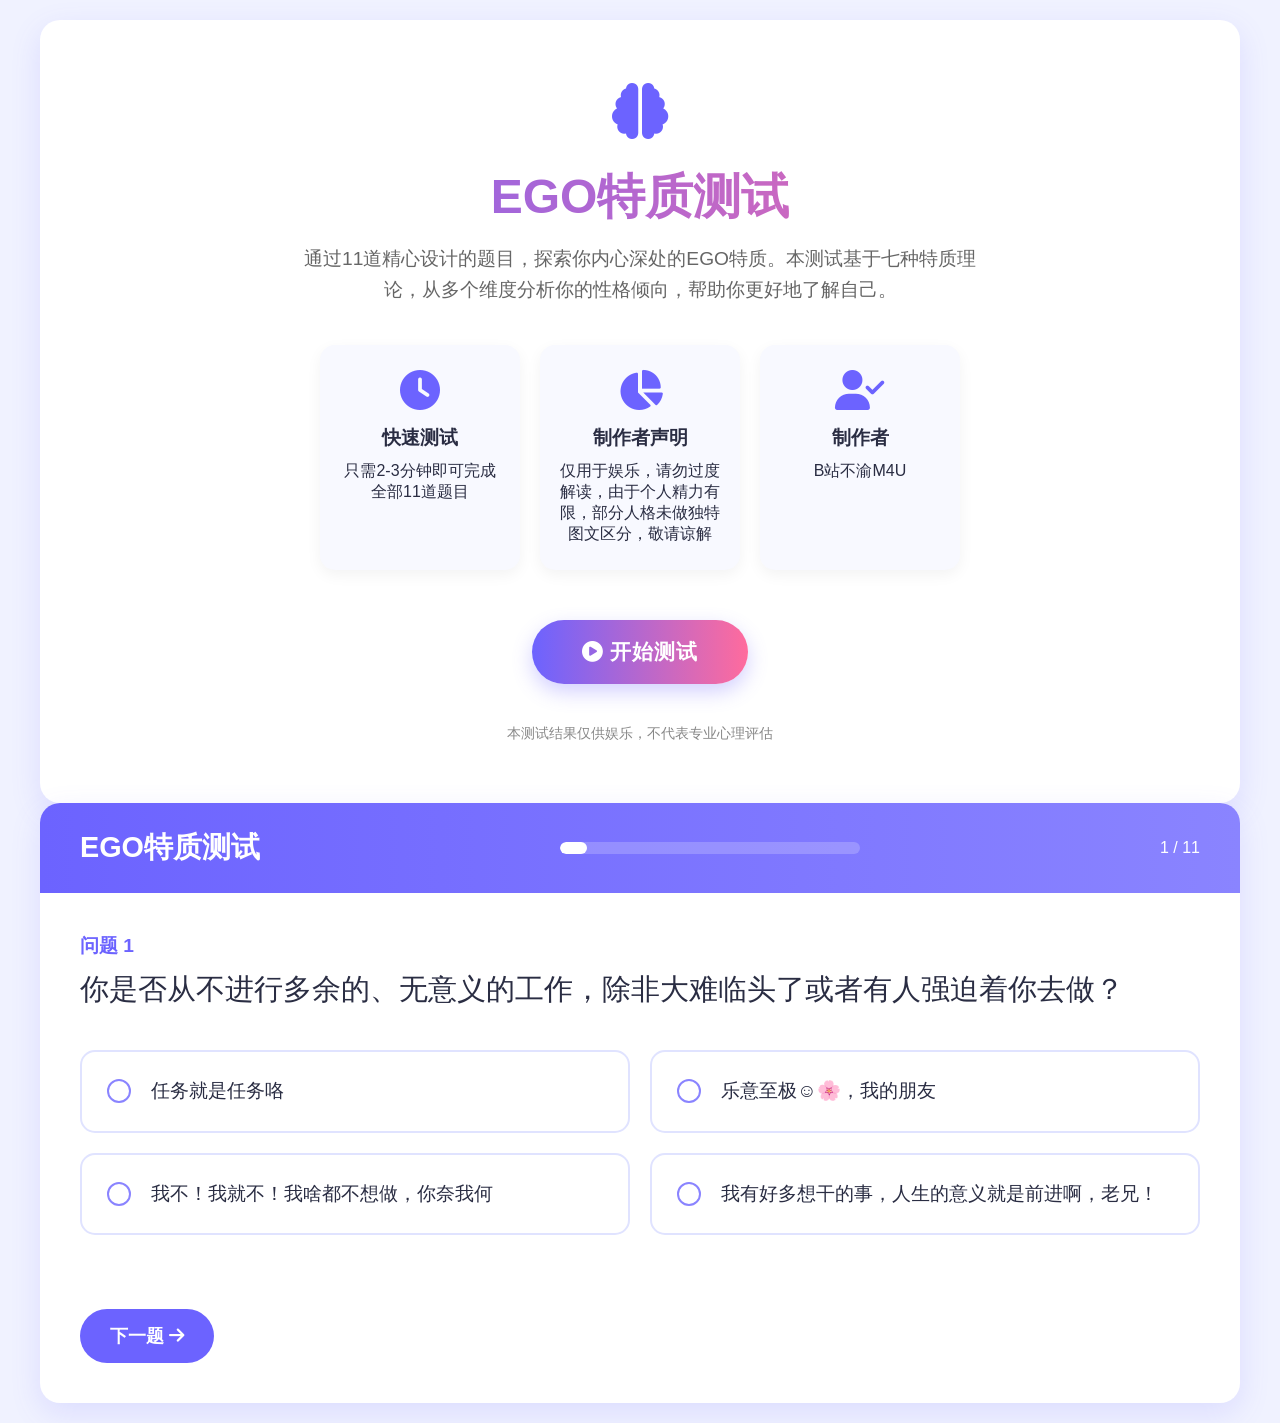
<file: index.html>
<!DOCTYPE html>
<html lang="zh-CN">
<head>
    <meta charset="UTF-8">
    <meta name="viewport" content="width=device-width, initial-scale=1.0">
    <title>EGO特质测试 | 探索你的内在特质</title>
    <link rel="stylesheet" href="https://cdnjs.cloudflare.com/ajax/libs/font-awesome/6.4.0/css/all.min.css">
    <style>
        * {
            margin: 0;
            padding: 0;
            box-sizing: border-box;
            font-family: 'Segoe UI', 'Microsoft YaHei', sans-serif;
        }
        
        :root {
            --primary: #6c63ff;
            --primary-light: #8a84ff;
            --secondary: #ff6b9d;
            --secondary-light: #ff9ac2;
            --accent: #36d1dc;
            --dark: #2a2d43;
            --light: #f8f9ff;
            --gray: #e0e3ff;
            --shadow: 0 10px 30px rgba(108, 99, 255, 0.15);
            --transition: all 0.3s ease;
        }
        
        body {
            background-color: #f0f2ff;
            color: var(--dark);
            min-height: 100vh;
            padding: 20px;
            display: flex;
            justify-content: center;
            align-items: center;
        }
        
        .container {
            width: 100%;
            max-width: 1200px;
            margin: 0 auto;
        }
        
        .page {
            display: none;
            background-color: white;
            border-radius: 20px;
            box-shadow: var(--shadow);
            overflow: hidden;
            min-height: 600px;
        }
        
        .page.active {
            display: block;
            animation: fadeIn 0.5s ease;
        }
        
        @keyframes fadeIn {
            from { opacity: 0; transform: translateY(20px); }
            to { opacity: 1; transform: translateY(0); }
        }
        
        #home-page {
            padding: 60px 40px;
            text-align: center;
        }
        
        .logo {
            color: var(--primary);
            font-size: 3.5rem;
            margin-bottom: 20px;
        }
        
        h1 {
            color: var(--dark);
            font-size: 3rem;
            margin-bottom: 15px;
            background: linear-gradient(90deg, var(--primary), var(--secondary));
            -webkit-background-clip: text;
            -webkit-text-fill-color: transparent;
        }
        
        .subtitle {
            font-size: 1.2rem;
            color: #666;
            max-width: 700px;
            margin: 0 auto 40px;
            line-height: 1.6;
        }
        
        .features {
            display: flex;
            justify-content: center;
            flex-wrap: wrap;
            gap: 20px;
            margin-bottom: 50px;
        }
        
        .feature {
            background-color: var(--light);
            border-radius: 15px;
            padding: 25px 20px;
            width: 200px;
            box-shadow: 0 5px 15px rgba(0,0,0,0.05);
            transition: var(--transition);
        }
        
        .feature:hover {
            transform: translateY(-5px);
            box-shadow: 0 10px 20px rgba(0,0,0,0.1);
        }
        
        .feature i {
            font-size: 2.5rem;
            color: var(--primary);
            margin-bottom: 15px;
        }
        
        .feature h3 {
            margin-bottom: 10px;
            color: var(--dark);
        }
        
        .start-btn {
            background: linear-gradient(90deg, var(--primary), var(--secondary));
            color: white;
            border: none;
            padding: 18px 50px;
            font-size: 1.3rem;
            border-radius: 50px;
            cursor: pointer;
            transition: var(--transition);
            box-shadow: 0 8px 20px rgba(108, 99, 255, 0.3);
            font-weight: bold;
            letter-spacing: 1px;
        }
        
        .start-btn:hover {
            transform: translateY(-5px);
            box-shadow: 0 12px 25px rgba(108, 99, 255, 0.4);
        }
        
        #quiz-page {
            display: flex;
            flex-direction: column;
            height: 100%;
        }
        
        .quiz-header {
            background: linear-gradient(90deg, var(--primary), var(--primary-light));
            color: white;
            padding: 25px 40px;
            display: flex;
            justify-content: space-between;
            align-items: center;
        }
        
        .quiz-header h2 {
            font-size: 1.8rem;
        }
        
        .progress-container {
            width: 300px;
            background-color: rgba(255, 255, 255, 0.2);
            border-radius: 10px;
            height: 12px;
            overflow: hidden;
        }
        
        .progress-bar {
            height: 100%;
            background-color: white;
            width: 5%;
            border-radius: 10px;
            transition: width 0.5s ease;
        }
        
        .quiz-content {
            padding: 40px;
            flex-grow: 1;
            display: flex;
            flex-direction: column;
        }
        
        .question-container {
            flex-grow: 1;
        }
        
        .question-number {
            color: var(--primary);
            font-size: 1.2rem;
            font-weight: bold;
            margin-bottom: 10px;
        }
        
        .question-text {
            font-size: 1.8rem;
            line-height: 1.4;
            margin-bottom: 40px;
            color: var(--dark);
        }
        
        .options-container {
            display: grid;
            grid-template-columns: repeat(auto-fill, minmax(400px, 1fr));
            gap: 20px;
            margin-bottom: 40px;
        }
        
        .option {
            border: 2px solid var(--gray);
            border-radius: 15px;
            padding: 25px;
            cursor: pointer;
            transition: var(--transition);
            display: flex;
            align-items: center;
        }
        
        .option:hover {
            border-color: var(--primary-light);
            background-color: rgba(108, 99, 255, 0.05);
        }
        
        .option.selected {
            border-color: var(--primary);
            background-color: rgba(108, 99, 255, 0.1);
            box-shadow: 0 5px 15px rgba(108, 99, 255, 0.1);
        }
        
        .option-text {
            font-size: 1.2rem;
            line-height: 1.5;
        }
        
        .option-radio {
            width: 24px;
            height: 24px;
            border-radius: 50%;
            border: 2px solid var(--primary-light);
            margin-right: 20px;
            flex-shrink: 0;
            position: relative;
        }
        
        .option.selected .option-radio::after {
            content: '';
            position: absolute;
            width: 12px;
            height: 12px;
            background-color: var(--primary);
            border-radius: 50%;
            top: 50%;
            left: 50%;
            transform: translate(-50%, -50%);
        }
        
        .navigation-buttons {
            display: flex;
            justify-content: space-between;
        }
        
        .nav-btn {
            padding: 15px 30px;
            border-radius: 50px;
            font-size: 1.1rem;
            cursor: pointer;
            transition: var(--transition);
            border: none;
            font-weight: bold;
        }
        
        .prev-btn {
            background-color: var(--light);
            color: var(--dark);
        }
        
        .prev-btn:hover {
            background-color: var(--gray);
        }
        
        .next-btn {
            background-color: var(--primary);
            color: white;
        }
        
        .next-btn:hover {
            background-color: var(--primary-light);
        }
        
        .submit-btn {
            background: linear-gradient(90deg, var(--secondary), #ff8aae);
            color: white;
        }
        
        .submit-btn:hover {
            background: linear-gradient(90deg, var(--secondary-light), #ffa5c2);
        }
        
        #result-page {
            padding: 40px;
        }
        
        .result-header {
            text-align: center;
            margin-bottom: 40px;
        }
        
        .result-header h2 {
            font-size: 2.5rem;
            color: var(--dark);
            margin-bottom: 10px;
        }
        
        .result-score {
            font-size: 1.3rem;
            color: var(--primary);
            font-weight: bold;
        }
        
        .result-content {
            display: flex;
            flex-wrap: wrap;
            gap: 40px;
            margin-bottom: 40px;
        }
        
        .traits-container {
            flex: 1;
            min-width: 300px;
        }
        
        .traits-container h3 {
            font-size: 1.8rem;
            margin-bottom: 20px;
            color: var(--dark);
        }
        
        .traits-grid {
            display: grid;
            grid-template-columns: repeat(auto-fill, minmax(200px, 1fr));
            gap: 15px;
        }
        
        .trait-item {
            background-color: var(--light);
            padding: 20px;
            border-radius: 15px;
            text-align: center;
            box-shadow: 0 5px 10px rgba(0,0,0,0.05);
        }
        
        .trait-item.active {
            background-color: rgba(108, 99, 255, 0.1);
            border: 2px solid var(--primary);
        }
        
        .trait-name {
            font-size: 1.3rem;
            font-weight: bold;
            margin-bottom: 8px;
        }
        
        .trait-value {
            font-size: 1.1rem;
            color: var(--primary);
        }
        
        .trait-normalized {
            font-size: 0.9rem;
            color: #666;
        }
        
        .chart-container {
            flex: 1;
            min-width: 300px;
        }
        
        .chart-container h3 {
            font-size: 1.8rem;
            margin-bottom: 20px;
            color: var(--dark);
        }
        
        .chart {
            height: 300px;
            background-color: var(--light);
            border-radius: 15px;
            padding: 20px;
            display: flex;
            align-items: flex-end;
            justify-content: space-around;
        }
        
        .bar {
            width: 40px;
            background: linear-gradient(to top, var(--primary), var(--primary-light));
            border-radius: 5px 5px 0 0;
            position: relative;
        }
        
        .bar-label {
            position: absolute;
            bottom: -30px;
            left: 50%;
            transform: translateX(-50%);
            font-weight: bold;
            color: var(--dark);
        }
        
        .bar-value {
            position: absolute;
            top: -25px;
            left: 50%;
            transform: translateX(-50%);
            font-weight: bold;
            color: var(--primary);
        }
        
        .personality-description {
            background-color: var(--light);
            padding: 30px;
            border-radius: 15px;
            margin-bottom: 30px;
        }
        
        .personality-description h3 {
            font-size: 1.8rem;
            margin-bottom: 15px;
            color: var(--dark);
        }
        
        .personality-image-container {
            text-align: center;
            margin: 20px 0;
        }
        
        #personality-image {
            max-width: 300px;
            max-height: 200px;
            border-radius: 10px;
            box-shadow: 0 5px 15px rgba(0,0,0,0.1);
            border: 3px solid var(--primary-light);
            object-fit: cover;
        }
        
        .personality-description p {
            line-height: 1.6;
            font-size: 1.1rem;
        }
        
        .actions {
            display: flex;
            justify-content: center;
            gap: 20px;
        }
        
        .action-btn {
            padding: 15px 30px;
            border-radius: 50px;
            font-size: 1.1rem;
            cursor: pointer;
            transition: var(--transition);
            border: none;
            font-weight: bold;
        }
        
        .restart-btn {
            background-color: var(--primary);
            color: white;
        }
        
        .restart-btn:hover {
            background-color: var(--primary-light);
        }
        
        .home-btn {
            background-color: var(--light);
            color: var(--dark);
            border: 2px solid var(--primary);
        }
        
        .home-btn:hover {
            background-color: var(--gray);
        }
        
        .footer {
            text-align: center;
            margin-top: 40px;
            color: #888;
            font-size: 0.9rem;
        }
        
        .special-type {
            color: #ff0000;
            font-weight: bold;
            animation: pulse 2s infinite;
        }
        
        @keyframes pulse {
            0% { transform: scale(1); }
            50% { transform: scale(1.05); }
            100% { transform: scale(1); }
        }
        
        @media (max-width: 768px) {
            .options-container {
                grid-template-columns: 1fr;
            }
            
            .quiz-header {
                flex-direction: column;
                gap: 15px;
            }
            
            .progress-container {
                width: 100%;
            }
            
            h1 {
                font-size: 2.2rem;
            }
            
            .question-text {
                font-size: 1.5rem;
            }
            
            .features {
                flex-direction: column;
                align-items: center;
            }
            
            .feature {
                width: 100%;
                max-width: 300px;
            }
        }
    </style>
</head>
<body>
    <div class="container">
        <div id="home-page" class="page active">
            <div class="logo">
                <i class="fas fa-brain"></i>
            </div>
            <h1>EGO特质测试</h1>
            <p class="subtitle">通过11道精心设计的题目，探索你内心深处的EGO特质。本测试基于七种特质理论，从多个维度分析你的性格倾向，帮助你更好地了解自己。</p>
            
            <div class="features">
                <div class="feature">
                    <i class="fas fa-clock"></i>
                    <h3>快速测试</h3>
                    <p>只需2-3分钟即可完成全部11道题目</p>
                </div>
                <div class="feature">
                    <i class="fas fa-chart-pie"></i>
                    <h3>制作者声明</h3>
                    <p>仅用于娱乐，请勿过度解读，由于个人精力有限，部分人格未做独特图文区分，敬请谅解</p>
                </div>
                <div class="feature">
                    <i class="fas fa-user-check"></i>
                    <h3>制作者</h3>
                    <p>B站不渝M4U</p>
                </div>
            </div>
            
            <button class="start-btn" id="start-test">
                <i class="fas fa-play-circle"></i> 开始测试
            </button>
            
            <div class="footer">
                <p>本测试结果仅供娱乐，不代表专业心理评估</p>
            </div>
        </div>
        
        <div id="quiz-page" class="page">
            <div class="quiz-header">
                <h2>EGO特质测试</h2>
                <div class="progress-container">
                    <div class="progress-bar" id="progress-bar"></div>
                </div>
                <div class="question-counter">
                    <span id="current-question">1</span> / 11
                </div>
            </div>
            
            <div class="quiz-content">
                <div class="question-container">
                    <div class="question-number">问题 <span id="question-num">1</span></div>
                    <div class="question-text" id="question-text"></div>
                    
                    <div class="options-container" id="options-container">
                    </div>
                </div>
                
                <div class="navigation-buttons">
                    <button class="nav-btn prev-btn" id="prev-btn">
                        <i class="fas fa-arrow-left"></i> 上一题
                    </button>
                    <button class="nav-btn next-btn" id="next-btn">
                        下一题 <i class="fas fa-arrow-right"></i>
                    </button>
                    <button class="nav-btn submit-btn" id="submit-btn" style="display: none;">
                        <i class="fas fa-check-circle"></i> 查看结果
                    </button>
                </div>
            </div>
        </div>
        
        <div id="result-page" class="page">
            <div class="result-header">
                <h2>你的测试结果</h2>
                <p class="result-score">总分: <span id="total-score">0</span></p>
            </div>
            
            <div class="result-content">
                <div class="traits-container">
                    <h3>EGO特质分析</h3>
                    <div class="traits-grid" id="traits-grid">
                    </div>
                </div>
                
                <div class="chart-container">
                    <h3>特质分布图</h3>
                    <div class="chart" id="chart">
                    </div>
                </div>
            </div>
            
            <div class="personality-description">
                <h3>人格类型: <span id="personality-type" class="personality-type-text">未确定</span></h3>
                <div class="personality-image-container" id="personality-image-container">
                    <img id="personality-image" alt="人格类型图片">
                </div>
                <p id="personality-description"></p>
            </div>
            
            <div class="actions">
                <button class="action-btn restart-btn" id="restart-btn">
                    <i class="fas fa-redo"></i> 重新测试
                </button>
                <button class="action-btn home-btn" id="back-home-btn">
                    <i class="fas fa-home"></i> 返回首页
                </button>
            </div>
            
            <div class="footer">
                <p>本测试基于特质理论，结果仅供参考，不代表专业心理评估</p>
            </div>
        </div>
    </div>

    <script>
        const TRAITS = {
            1: { name: "暴食", unit: 1, color: "#ff6b6b" },
            10: { name: "暴怒", unit: 10, color: "#ffa726" },
            100: { name: "傲慢", unit: 100, color: "#ffd54f" },
            1000: { name: "欲望", unit: 1000, color: "#4ecdc4" },
            10000: { name: "忧郁", unit: 10000, color: "#6c63ff" },
            100000: { name: "嫉妒", unit: 100000, color: "#ff6b9d" }
        };
        
        // 根据您的图片文件，设置正确的人格类型图片映射
        const PERSONALITY_IMAGES = {
            "均衡型": "images/balanced.jpg",
            "欲望主导型": "images/desire.jpg",
            "忧郁主导型": "images/melancholy.jpg", // 使用您提供的huanzhi.jpg
            "傲慢主导型": "images/arrogance.jpg",
            "嫉妒主导型": "images/jealousy.jpg", // 没有对应图片，使用默认
            "暴怒主导型": "images/warth.jpg", // 没有对应图片，使用默认
            "暴食主导型": "images/gluttony.jpg",
            "欲望+忧郁复合型": "images/dm.jpg",
            "傲慢+嫉妒复合型": "images/aj.jpg", // 没有对应图片，使用默认
            "忧郁+暴食复合型": "images/mg.jpg", // 没有对应图片，使用默认
            "忧郁+嫉妒复合型": "images/yj.jpg",
            "暴怒+傲慢复合型": "images/ba.jpg",
            "暴食+嫉妒复合型": "images/bj.jpg",
            "暴食+傲慢+嫉妒复合型": "images/baj.jpg",
            "暴怒+欲望复合型": "images/by.jpg",
            "欲望+嫉妒复合型": "images/yuj.jpg",
            "暴怒+嫉妒复合型": "images/bjj.jpg",
            "傲慢+忧郁复合型": "images/ay.jpg",
            "欲望+忧郁复合型": "images/yy.jpg",
            "傲慢+欲望复合型": "images/aoy.jpg",
            "暴怒+忧郁复合型": "images/boy.jpg",
            "地狱鸡": "images/caidan.jpg", // 彩蛋图片
            "平衡型": "images/balanced.jpg", // 默认使用均衡型图片
            "默认图片": "images/balanced.jpg" // 备用图片
        };

        const questions = [
            {
                id: 1,
                text: "你是否从不进行多余的、无意义的工作，除非大难临头了或者有人强迫着你去做？",
                options: [
                    { text: "任务就是任务咯", value: 0 },
                    { text: "乐意至极☺️🌸，我的朋友", value: 1000 },
                    { text: "我不！我就不！我啥都不想做，你奈我何", value: 100 },
                    { text: "我有好多想干的事，人生的意义就是前进啊，老兄！", value: 1001 }
                ]
            },
            {
                id: 2,
                text: "你是否为自己的未来感到迷茫,不知该何去何从?",
                options: [
                    { text: "噢...执行经理,我想或许是应该给自己找个目标了", value: 1000 },
                    { text: "该死,我的罗盘丢了,我们根本不可能能在大湖上活下去", value: 10000 },
                    { text: "我想...我知道自己的的未来需要的是什么,我会为之开辟前路", value: 1100 },
                    { text: "行军...行军...摄取...抹除...再生...行军...", value: 1 },
                    { text: "去TM的人生未来,这种问题问我,我怎么可能知道啊!!!", value: 10 },
                    { text: "人生就是人生咯", value: 0 }
                ]
            },
            {
                id: 3,
                text: "你是否有感受过被压力压得难以喘息的感觉?",
                options: [
                    { text: "哦..该死的流程和任务系统,我哭了", value: 10000 },
                    { text: "嘶..我作业(工作)还没做完,真该死", value: 10000 },
                    { text: "任务就是任务咯", value: 0 },
                    { text: "那又怎样,叽里咕噜说什么呢,疯狂地狱鸡,v我50", value: 1 },
                    { text: "DDL领域大神,开玩笑,我超勇的啦☺️🌸", value: 100 }
                ]
            },
            {
                id: 4,
                text: "你所追寻的东西都得到了吗?还是说你其实根本没得到过?",
                options: [
                    { text: "目标就是目标咯", value: 0 },
                    { text: "这些目标既是束缚也是枷锁,到底什么时候才能将我解放!", value: 110 },
                    { text: "王想要,王得到!", value: 1000 },
                    { text: "老己想要,老己别闹", value: 10000 },
                    { text: "冒险结束了!", value: 1000 },
                    { text: "无我梦中,阿鼻叫唤,海浪只是被风推动着前进罢了", value: 10000 },
                    { text: "TA知道TA和你谈过吗?😡", value: 100 }
                ]
            },
            {
                id: 5,
                text: "假如你溺水了,你觉得会有朋友来救你吗?",
                options: [
                    { text: "笑死,根本没有朋友", value: 10000 },
                    { text: "溺水就是溺水咯", value: 0 },
                    { text: "感谢首脑,我们协会混的还不错,想吃火腿彭彭了", value: 1 },
                    { text: "卯,参上", value: 100 },
                    { text: "谨遵指令之意", value: 10000 },
                    { text: "孑然一生,舍身取园", value: 100 },
                    { text: "所以代我哭泣吧,为了我,和剩下的所有人(语出斯蒂芬妮)", value: 20000 }
                ]
            },
            {
                id: 6,
                text: "你相信自己有着碾碎一切阻挡在自己面前的阻力的能力吗?",
                options: [
                    { text: "我将开辟道路", value: 100 },
                    { text: "繁殖...摄取...抹除...阻碍之物，将被粉碎。", value: 1 },
                    { text: "阻力就是阻力咯", value: 0 },
                    { text: "不知这场大雨何时就会落下...", value: 10000 },
                    { text: "道路的前方,我会得到什么🤔", value: 1000 }
                ]
            },
            {
                id: 7,
                text: "你会变得更好,对吧?",
                options: [
                    { text: "......言•噪(必然的,废话少说,聒噪)", value: 110 },
                    { text: "理所当然!经理老爷!!!!!!!!!!", value: 100 },
                    { text: "我就是我咯", value: 0 },
                    { text: "未来的是未来再说咯(偷吃小蛋糕)", value: 1 },
                    { text: "我想...不会了吧...", value: 10000 },
                    { text: "走一步,看一步啦!老兄!", value: 0 }
                ]
            },
            {
                id: 8,
                text: "我想和所有人分享自己的想法!",
                options: [
                    { text: "你会认可我吗🥹", value: 1100 },
                    { text: "快来和我玩!Ryoshu!", value: 1000 },
                    { text: "我...我想...我还是一个人呆着吧...", value: 10000 },
                    { text: "想法就是想法喽", value: 0 },
                    { text: "我等只是在讨论学术罢了...", value: 1100 }
                ]
            },
            {
                id: 9,
                text: "我希望能够有人理解我...",
                options: [
                    { text: "我只是想和你们大家一起……埋葬在花香中……", value: 11000 },
                    { text: "我将穷极一生来寻找这样的人", value: 1000 },
                    { text: "苦痛啊,你是我的唯一", value: 10000 },
                    { text: "我就是我喽", value: 0 },
                    { text: "无所谓,吾将贯彻此道", value: 100 }
                ]
            },
            {
                id: 10,
                text: "你可曾因被撺夺事物而对他人感到不满?(例如:抢票恰好售空,喜欢的人被人抢走,限定周边没抢到,抽卡就你没出,公司任务(学校小组作业)全权由你完成......)",
                options: [
                    { text: "命运何其弄人?!", value: 100010 },
                    { text: "苦痛啊,除了你...", value: 10000 },
                    { text: "篡夺就是篡夺咯", value: 0 },
                    { text: "时运不济罢了", value: 100 },
                    { text: "命里有时终须有,命里无时莫方求", value: 0 }
                ]
            },
            {
                id: 11,
                text: "你重要的人即将离开你时?(对方主观意志所导致的)",
                options: [
                    { text: "友人呐...若是我这次放你离开..想必你便再也不会回来了吧...", value: 10000 },
                    { text: "拜拜就是拜拜喽~", value: 0 },
                    { text: "我不理解,但会尊重", value: 0 },
                    { text: "凭什么,你要离开我!", value: 100010 },
                    { text: "圣光背弃了我!", value: 110 }
                ]
            }
        ];

        let currentQuestion = 0;
        let userAnswers = new Array(questions.length).fill(null);
        let totalScore = 0;
        let traitScores = {
            1: 0, 10: 0, 100: 0, 1000: 0, 10000: 0, 100000: 0
        };
        let normalizedTraitScores = {
            1: 0, 10: 0, 100: 0, 1000: 0, 10000: 0, 100000: 0
        };

        const homePage = document.getElementById('home-page');
        const quizPage = document.getElementById('quiz-page');
        const resultPage = document.getElementById('result-page');
        const startTestBtn = document.getElementById('start-test');
        const progressBar = document.getElementById('progress-bar');
        const currentQuestionElement = document.getElementById('current-question');
        const questionNumElement = document.getElementById('question-num');
        const questionTextElement = document.getElementById('question-text');
        const optionsContainer = document.getElementById('options-container');
        const prevBtn = document.getElementById('prev-btn');
        const nextBtn = document.getElementById('next-btn');
        const submitBtn = document.getElementById('submit-btn');
        const totalScoreElement = document.getElementById('total-score');
        const traitsGrid = document.getElementById('traits-grid');
        const chartElement = document.getElementById('chart');
        const personalityTypeElement = document.getElementById('personality-type');
        const personalityDescriptionElement = document.getElementById('personality-description');
        const restartBtn = document.getElementById('restart-btn');
        const backHomeBtn = document.getElementById('back-home-btn');
        const personalityImage = document.getElementById('personality-image');
        const imageContainer = document.getElementById('personality-image-container');

        document.addEventListener('DOMContentLoaded', function() {
            showQuestion(currentQuestion);
            
            startTestBtn.addEventListener('click', startTest);
            prevBtn.addEventListener('click', prevQuestion);
            nextBtn.addEventListener('click', nextQuestion);
            submitBtn.addEventListener('click', showResult);
            restartBtn.addEventListener('click', restartTest);
            backHomeBtn.addEventListener('click', backToHome);
        });

        function startTest() {
            homePage.classList.remove('active');
            quizPage.classList.add('active');
            resultPage.classList.remove('active');
            
            currentQuestion = 0;
            userAnswers = new Array(questions.length).fill(null);
            showQuestion(currentQuestion);
        }

        function showQuestion(index) {
            const question = questions[index];
            questionNumElement.textContent = index + 1;
            currentQuestionElement.textContent = index + 1;
            questionTextElement.textContent = question.text;
            
            const progress = ((index + 1) / questions.length) * 100;
            progressBar.style.width = `${progress}%`;
            
            optionsContainer.innerHTML = '';
            
            question.options.forEach((option, optionIndex) => {
                const optionElement = document.createElement('div');
                optionElement.className = 'option';
                if (userAnswers[index] === optionIndex) {
                    optionElement.classList.add('selected');
                }
                
                optionElement.innerHTML = `
                    <div class="option-radio"></div>
                    <div class="option-text">${option.text}</div>
                `;
                
                optionElement.addEventListener('click', () => selectOption(optionIndex));
                optionsContainer.appendChild(optionElement);
            });
            
            prevBtn.style.display = index === 0 ? 'none' : 'block';
            
            if (index === questions.length - 1) {
                nextBtn.style.display = 'none';
                submitBtn.style.display = 'block';
            } else {
                nextBtn.style.display = 'block';
                submitBtn.style.display = 'none';
            }
        }

        function selectOption(optionIndex) {
            userAnswers[currentQuestion] = optionIndex;
            
            const options = document.querySelectorAll('.option');
            options.forEach((option, index) => {
                if (index === optionIndex) {
                    option.classList.add('selected');
                } else {
                    option.classList.remove('selected');
                }
            });
        }

        function prevQuestion() {
            if (currentQuestion > 0) {
                currentQuestion--;
                showQuestion(currentQuestion);
            }
        }

        function nextQuestion() {
            if (userAnswers[currentQuestion] === null) {
                alert('请选择一个选项');
                return;
            }
            
            if (currentQuestion < questions.length - 1) {
                currentQuestion++;
                showQuestion(currentQuestion);
            }
        }

        function calculateScores() {
            totalScore = 0;
            traitScores = { 1: 0, 10: 0, 100: 0, 1000: 0, 10000: 0, 100000: 0 };
            normalizedTraitScores = { 1: 0, 10: 0, 100: 0, 1000: 0, 10000: 0, 100000: 0 };
            
            const traitMaxValues = { 1: 0, 10: 0, 100: 0, 1000: 0, 10000: 0, 100000: 0 };
            
            questions.forEach((question, index) => {
                const answerIndex = userAnswers[index];
                if (answerIndex !== null) {
                    const optionValue = question.options[answerIndex].value;
                    totalScore += optionValue;
                    
                    Object.keys(traitScores).forEach(trait => {
                        const traitNum = parseInt(trait);
                        if (optionValue % (traitNum * 10) >= traitNum) {
                            traitScores[traitNum] += traitNum;
                            normalizedTraitScores[traitNum] += 1;
                        }
                    });
                    
                    let maxValuesForQuestion = { 1: 0, 10: 0, 100: 0, 1000: 0, 10000: 0, 100000: 0 };
                    
                    question.options.forEach(option => {
                        const value = option.value;
                        Object.keys(maxValuesForQuestion).forEach(trait => {
                            const traitNum = parseInt(trait);
                            if (value % (traitNum * 10) >= traitNum) {
                                maxValuesForQuestion[traitNum] = 1;
                            }
                        });
                    });
                    
                    Object.keys(traitMaxValues).forEach(trait => {
                        const traitNum = parseInt(trait);
                        traitMaxValues[traitNum] += maxValuesForQuestion[traitNum];
                    });
                }
            });
            
            const activeTraits = {};
            Object.keys(normalizedTraitScores).forEach(trait => {
                const traitNum = parseInt(trait);
                const maxValue = traitMaxValues[traitNum];
                const threshold = maxValue / 2;
                activeTraits[traitNum] = normalizedTraitScores[traitNum] >= threshold;
            });
            
            return activeTraits;
        }

        function showResult() {
            if (userAnswers[currentQuestion] === null) {
                alert('请选择一个选项');
                return;
            }
            
            const activeTraits = calculateScores();
            
            quizPage.classList.remove('active');
            resultPage.classList.add('active');
            
            totalScoreElement.textContent = totalScore;
            
            traitsGrid.innerHTML = '';
            Object.keys(TRAITS).forEach(traitKey => {
                const trait = TRAITS[traitKey];
                const traitNum = parseInt(traitKey);
                const isActive = activeTraits[traitNum];
                const normalizedScore = normalizedTraitScores[traitNum];
                
                const traitElement = document.createElement('div');
                traitElement.className = `trait-item ${isActive ? 'active' : ''}`;
                traitElement.innerHTML = `
                    <div class="trait-name">${trait.name}</div>
                    <div class="trait-value">出现次数: ${normalizedScore}</div>
                    <div class="trait-normalized">原始得分: ${traitScores[traitNum]}</div>
                    <div>${isActive ? '✓ 显著' : '○ 不显著'}</div>
                `;
                traitsGrid.appendChild(traitElement);
            });
            
            chartElement.innerHTML = '';
            const maxNormalizedScore = Math.max(...Object.values(normalizedTraitScores));
            
            Object.keys(TRAITS).forEach(traitKey => {
                const trait = TRAITS[traitKey];
                const traitNum = parseInt(traitKey);
                const score = normalizedTraitScores[traitNum];
                
                const height = maxNormalizedScore > 0 ? (score / maxNormalizedScore) * 220 : 0;
                
                const barElement = document.createElement('div');
                barElement.className = 'bar';
                barElement.style.height = `${height}px`;
                barElement.style.background = `linear-gradient(to top, ${trait.color}, ${trait.color}99)`;
                barElement.innerHTML = `
                    <div class="bar-value">${score}</div>
                    <div class="bar-label">${trait.name}</div>
                `;
                chartElement.appendChild(barElement);
            });
            
            let personalityType = "平衡型";
            let description = "你的EGO特质比较均衡，没有特别突出的特质。";
            
            // 彩蛋：当总分为0时，显示"地狱鸡"人格类型
            if (totalScore === 0) {
                personalityType = "地狱鸡";
                description = "恭喜你触发了隐藏彩蛋！你是传说中的地狱鸡人格！这是一种极其罕见的人格类型，代表着你超越了所有人格特质的束缚！你对一切的都满不在乎,但又或许是找到了世界真理的入场卷......?物质世界的真谛就是物质本身,天哪,这简直是这世间最伟大的发现!你简直是个天才！";
                
                // 为地狱鸡人格添加特殊样式
                personalityTypeElement.classList.add("special-type");
            } else {
                personalityTypeElement.classList.remove("special-type");
                
                const activeTraitNames = Object.keys(activeTraits)
                    .filter(traitKey => activeTraits[traitKey])
                    .map(traitKey => TRAITS[traitKey].name);
                
                if (activeTraitNames.length === 0) {
                    personalityType = "均衡型";
                    description = "风过荻花犹静，云移山影不皴。哀乐未侵灵府，悲欢皆化虚沦。你的EGO特质非常均衡，没有特别突出的倾向。你在不同情境下能够展现出不同的特质，具有很好的适应性。";
                } else if (activeTraitNames.length === 1) {
                    personalityType = `${activeTraitNames[0]}主导型`;
                    description = `${activeTraitNames[0]}特质在你的人格中占据主导地位。`;
                    
                    if (activeTraitNames[0] === "欲望") {
                        description = "灵台藏炽种，妄念即春根。漫野播星火，盈虚叩血门。形骸囚昼夜，气脉转乾坤。若解阴阳理，何须染媾痕.你是一个充满欲望和动力的人，对目标有强烈的追求，不轻易满足于现状。你有明确的人生方向，并且会为之不懈努力。色欲是指想要大规模传播构成自己的东西，可能接近于繁殖欲望。分享所知,分享所想,寻求认可,亦为色欲.";
                    } else if (activeTraitNames[0] === "忧郁") {
                        description = "沉沦三千层，方知上浮难。重波如铁缚，虚渦作笼看。徒手攫空碧，回眸失浅滩。愿为云间鹄，不栖寒玉湍。你带有忧郁气质，对生活和情感有深刻的体验和思考。你可能会时常反思，对事物的感受比较深刻。你可曾潜入深水？下潜得越深，就越难再浮上来。那种紧紧束缚全身的压迫感，还有无论怎么挣扎都抓不住任何东西的虚无感。这就是所谓的忧郁。";
                    } else if (activeTraitNames[0] === "傲慢") {
                        description = "铁骨铸天工，规圜傲太穹。碾尘轻草木，裂石笑鸿蒙。自诩圆周满，焉知歧路穷？千辕过处尽，春草复茸茸。你具有自信和自尊心较强的特质，有时可能表现出一定的优越感。你相信自己的能力，不轻易向困难低头。车轮是技术的象征，也是人类试图前进的方向本身。车轮傲慢地追求着连自然都未能产生的完美的圆，无尽地转动着。因此，即使其撕扯肉块、碾过草地……它也毫不在乎。它也毫不在乎。";
                    } else if (activeTraitNames[0] === "嫉妒") {
                        description = "暗室生虚电，沾衣即作芒。触指惊魂竦，回眸妒影长。本是无心物，偏燃有情方。若使灵台澈，何来霹雳藏？你对他人的成功和优势比较敏感，有时会产生比较心理。这也可以转化为你追求进步的动力。若是谁曾体会过嫉妒的情绪，便会明白那种感受与静电的相似之处。";
                    } else if (activeTraitNames[0] === "暴怒") {
                        description = "星火燎原易，逢薪即作狂。燃空焚宿莽，卷地裂寒荒。嗔念同兹性，焦心共此芒。欲消无量业，莫予寸薪藏。你内心有较强的情绪波动，容易对不公或挫折产生强烈的情绪反应。学会管理情绪对你很重要。火这种东西，一旦开始燃烧，就会一直燃烧下去，直到没有可以燃烧的东西为止。也就是怒火中烧。字面意义上的。如果明白了没有意义，火也就不会被点燃了呢。";
                    } else if (activeTraitNames[0] === "暴食") {
                        description = "虬根潜九壤，汲涧暗纵横。得露思云壑，餐霞慕玉英。千须穿石苦，一脉为贪生。莫道深泉寂，幽壤有战征。你对物质或精神享受有较强的渴望，喜欢追求满足感。适度追求享受是生活的调味剂。植物的根系在土壤之中生长挖掘，吸取养分。关键在于，得到了养分却不满足于此。吸收的养分越多，根系就愈加宽阔发达。一切都是为了获取更多的养分。";
                    }
                } else {
                    personalityType = `${activeTraitNames.join('+')}复合型`;
                    description = `你的人格是${activeTraitNames.join('和')}的复合型，这些特质共同塑造了你独特的性格。`;
                    
                    if (activeTraitNames.includes("忧郁") && activeTraitNames.includes("欲望")) {
                        description = "夜壑求燧，朝撷流萤。逐星而踝陷，问道则云暝。左持司南而磁坠，右秉莲灯而焰青。临渊欲掬月中璧，顾影方知身是萍。鲲徙南溟须积气，鹏抟渀浪待垂霆？但将盲履寄荒霰，何日灵槎渡晓冥？你是一个内心充满矛盾的人，既有强烈的追求和目标，又时常感到忧郁和迷茫。这种特质组合使你成为一个深刻的思想者。既渴望成为他人精神指引的灯塔，又在盲目寻找更亮的灯塔来寄生。共情力敏锐却导向过度沉沦幻想，有时用仪式性的决策尝试模拟对命运的掌控感，实则放弃了主动选择的权力。";
                    } else if (activeTraitNames.includes("傲慢") && activeTraitNames.includes("嫉妒")) {
                        description = "金谷灰飞珠犹璨，昆冈火尽玉仍温.莫将青眼观魍魉，且抱冰心对晓昏.你既有自信和优越感，又容易与他人比较，这种特质组合可能使你时而自信满满，时而感到不安。";
                    } else if (activeTraitNames.includes("忧郁") && activeTraitNames.includes("暴食")) {
                        description = "你常常感到忧郁，但也会通过追求物质或精神享受来缓解这种情绪。你的情感世界丰富而复杂。";
                    }
                }
            }
            
            personalityTypeElement.textContent = personalityType;
            personalityDescriptionElement.textContent = description;
            
            const imageUrl = PERSONALITY_IMAGES[personalityType] || PERSONALITY_IMAGES["默认图片"];
            
            if (imageUrl) {
                personalityImage.src = imageUrl;
                personalityImage.alt = `${personalityType} 人格类型图片`;
                imageContainer.style.display = 'block';
                
                // 添加图片加载失败的备用方案
                personalityImage.onerror = function() {
                    this.src = "images/balanced.jpg";
                };
            } else {
                imageContainer.style.display = 'none';
            }
        }

        function restartTest() {
            currentQuestion = 0;
            userAnswers = new Array(questions.length).fill(null);
            resultPage.classList.remove('active');
            quizPage.classList.add('active');
            showQuestion(currentQuestion);
        }

        function backToHome() {
            resultPage.classList.remove('active');
            homePage.classList.add('active');
        }
    </script>
</body>
</html>
</file>
